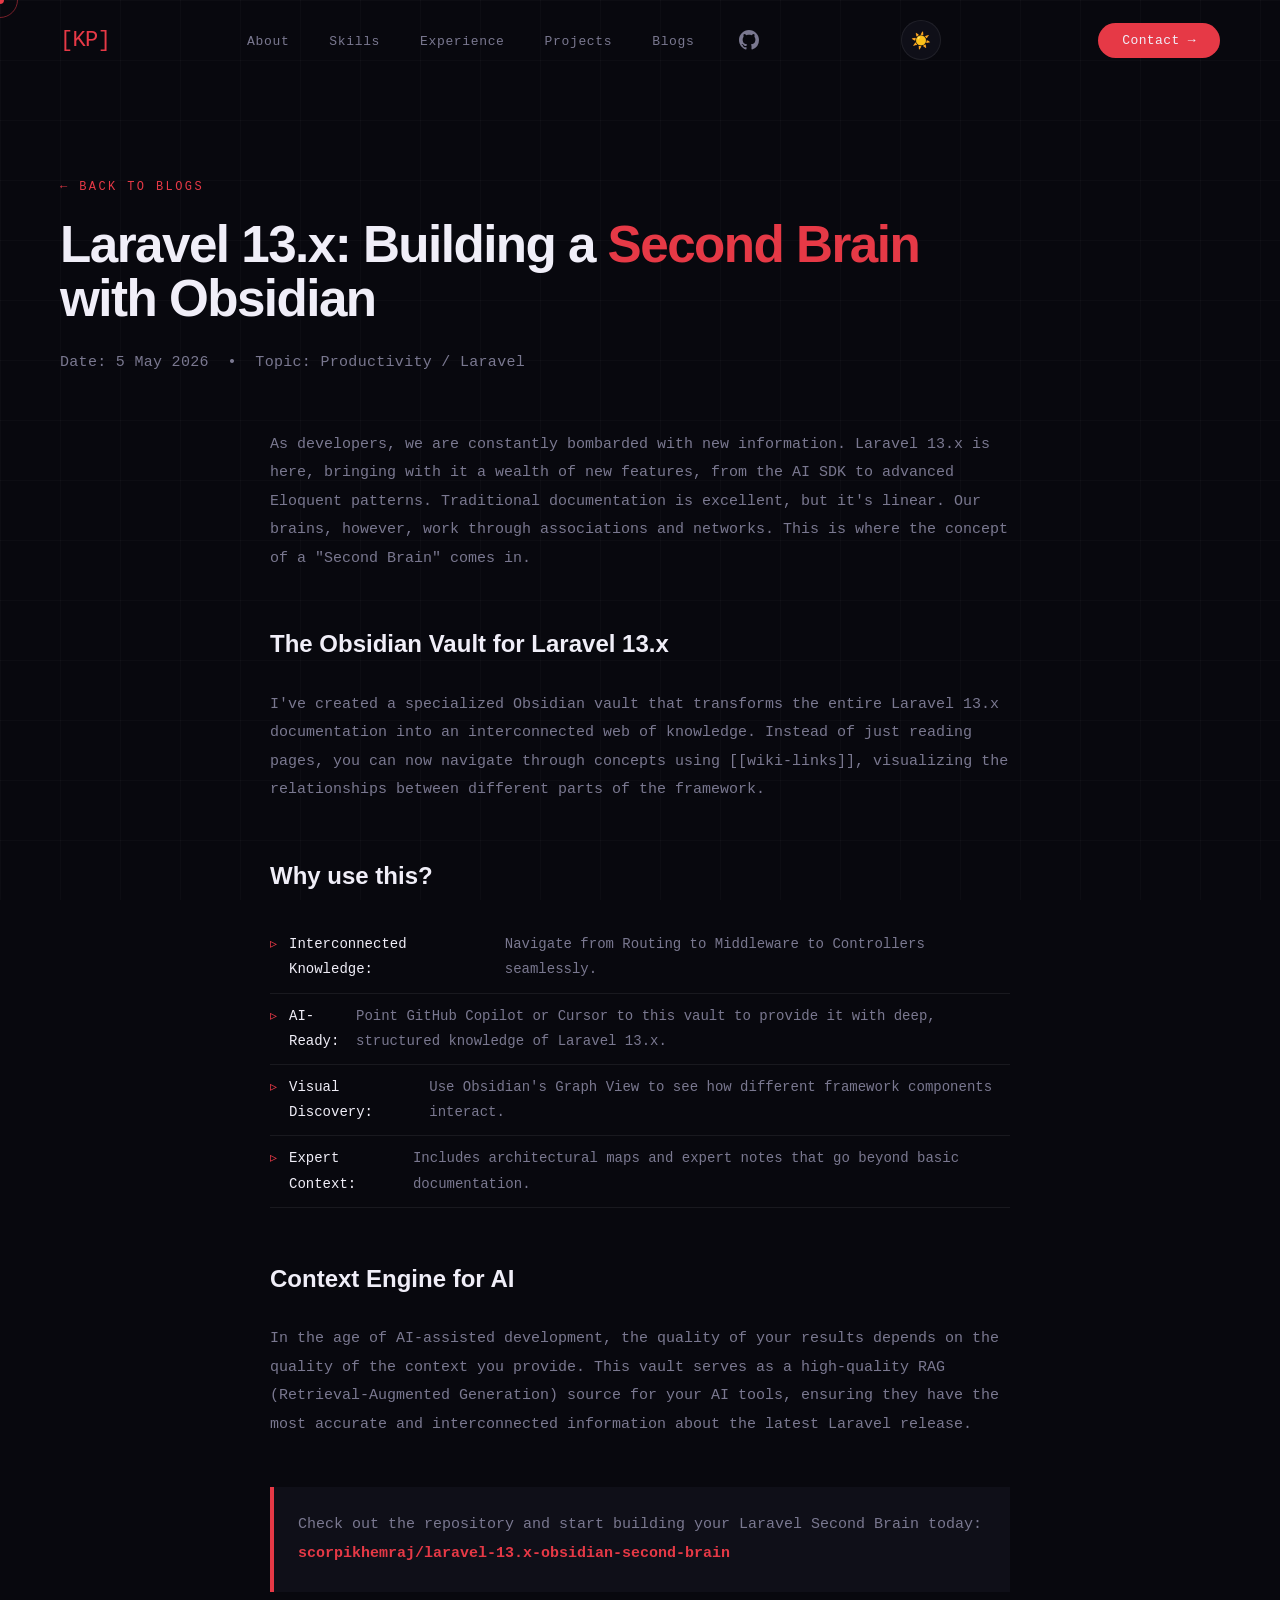
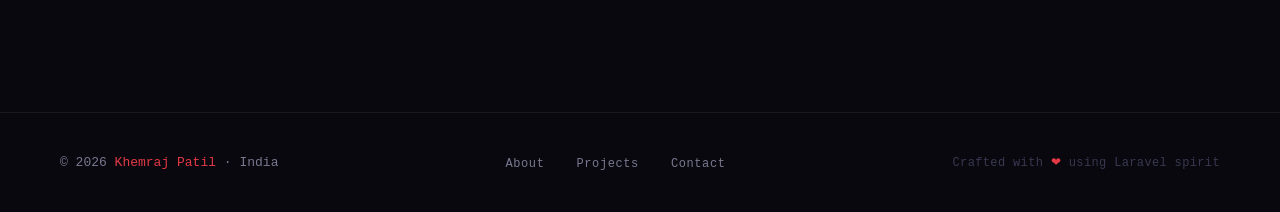
<file: blog/laravel-obsidian-brain.html>
<!DOCTYPE html>
<html lang="en">

<head>
  <meta charset="UTF-8" />
  <meta name="viewport" content="width=device-width, initial-scale=1.0" />
  <title>Laravel 13.x: Building a Second Brain with Obsidian</title>
  <link rel="icon" type="image/x-icon" href="/favicon.ico" />

  <!-- ══ SECURITY HEADERS ══ -->
  <meta http-equiv="X-Content-Type-Options" content="nosniff" />
  <meta http-equiv="X-Frame-Options" content="SAMEORIGIN" />
  <meta http-equiv="Referrer-Policy" content="strict-origin-when-cross-origin" />
  <meta http-equiv="Permissions-Policy" content="camera=(), microphone=(), geolocation=(), payment=()" />
  <meta http-equiv="Content-Security-Policy" content="default-src 'self';
           script-src  'self' 'unsafe-inline' https://cdnjs.cloudflare.com https://fonts.googleapis.com;
           style-src   'self' 'unsafe-inline' https://fonts.googleapis.com https://fonts.gstatic.com;
           font-src    https://fonts.gstatic.com;
           img-src     'self' data:;
           connect-src 'self';
           frame-ancestors 'none';" />
  <meta name="robots" content="index, follow, noarchive" />
  <meta name="description" content="Learn how to build a Second Brain for Laravel 13.x using Obsidian. Transform documentation into an interconnected knowledge web optimized for AI." />
  
  <!-- Open Graph / Facebook -->
  <meta property="og:type" content="article" />
  <meta property="og:url" content="https://khemrajhub.in/blog/laravel-obsidian-brain.html" />
  <meta property="og:title" content="Laravel 13.x: Building a Second Brain with Obsidian" />
  <meta property="og:description" content="Transforming linear documentation into an interconnected knowledge web using Obsidian for the ultimate developer experience." />
  <meta property="og:image" content="https://khemrajhub.in/assets/img/og-preview.png" />

  <!-- Twitter -->
  <meta property="twitter:card" content="summary_large_image" />
  <meta property="twitter:title" content="Laravel 13.x: Building a Second Brain with Obsidian" />
  <meta property="twitter:description" content="Transforming linear documentation into an interconnected knowledge web using Obsidian." />
  <meta property="twitter:image" content="https://khemrajhub.in/assets/img/og-preview.png" />

  <script type="application/ld+json">
  {
    "@context": "https://schema.org",
    "@type": "BlogPosting",
    "headline": "Laravel 13.x: Building a Second Brain with Obsidian",
    "image": "https://khemrajhub.in/assets/img/og-preview.png",
    "author": {
      "@type": "Person",
      "name": "Khemraj Patil"
    },
    "publisher": {
      "@type": "Person",
      "name": "Khemraj Patil"
    },
    "datePublished": "2026-05-05",
    "description": "Transforming linear documentation into an interconnected knowledge web using Obsidian."
  }
  </script>

  <link rel="preconnect" href="https://fonts.googleapis.com" />
  <link rel="preconnect" href="https://fonts.gstatic.com" crossorigin />
  <link
    href="https://fonts.googleapis.com/css2?family=Syne:wght@400;500;600;700;800&family=DM+Mono:ital,wght@0,300;0,400;0,500;1,300&display=swap"
    rel="stylesheet" />
  <link rel="stylesheet" href="../assets/css/style.css">
  <script>
    (function () {
      if (localStorage.getItem('theme') === 'light') {
        document.documentElement.classList.add('light-mode');
      }
    })();
  </script>
</head>

<body>

  <!-- Custom Cursor -->
  <div id="cursor-dot"></div>
  <div id="cursor-ring"></div>
  <div id="cursor-label">VIEW</div>

  <!-- MOBILE DRAWER -->
  <div class="nav-drawer" id="nav-drawer">
    <a href="../index.html#about" onclick="closeDrawer()">About</a>
    <a href="../index.html#skills" onclick="closeDrawer()">Skills</a>
    <a href="../index.html#experience" onclick="closeDrawer()">Experience</a>
    <a href="../index.html#projects" onclick="closeDrawer()">Projects</a>
    <a href="../blogs.html" onclick="closeDrawer()">Blogs</a>
    <a href="https://github.com/scorpikhemraj" target="_blank" rel="noopener noreferrer" style="display:flex;align-items:center;gap:8px;margin:15px 0" aria-label="GitHub">
      <svg height="24" width="24" viewBox="0 0 16 16" fill="currentColor"><path d="M8 0C3.58 0 0 3.58 0 8c0 3.54 2.29 6.53 5.47 7.59.4.07.55-.17.55-.38 0-.19-.01-.82-.01-1.49-2.01.37-2.53-.49-2.69-.94-.09-.23-.48-.94-.82-1.13-.28-.15-.68-.52-.01-.53.63-.01 1.08.58 1.23.82.72 1.21 1.87.87 2.33.66.07-.52.28-.87.51-1.07-1.78-.2-3.64-.89-3.64-3.95 0-.87.31-1.59.82-2.15-.08-.2-.36-1.02.08-2.12 0 0 .67-.21 2.2.82.64-.18 1.32-.27 2-.27.68 0 1.36.09 2 .27 1.53-1.04 2.2-.82 2.2-.82.44 1.1.16 1.92.08 2.12.51.56.82 1.27.82 2.15 0 3.07-1.87 3.75-3.65 3.95.29.25.54.73.54 1.48 0 1.07-.01 1.93-.01 2.2 0 .21.15.46.55.38A8.013 8.013 0 0016 8c0-4.42-3.58-8-8-8z"></path></svg>
      GitHub
    </a>
    <a href="../index.html#contact" class="drawer-cta" onclick="closeDrawer()">Contact →</a>
  </div>

  <!-- NAVBAR -->
  <nav id="navbar">
    <a href="../index.html#hero" class="nav-logo">[KP]</a>
    <ul class="nav-links">
      <li><a href="../index.html#about">About</a></li>
      <li><a href="../index.html#skills">Skills</a></li>
      <li><a href="../index.html#experience">Experience</a></li>
      <li><a href="../index.html#projects">Projects</a></li>
      <li><a href="../blogs.html">Blogs</a></li>
      <li>
        <a href="https://github.com/scorpikhemraj" target="_blank" rel="noopener noreferrer" style="display:flex;align-items:center;padding:5px" aria-label="GitHub">
          <svg height="20" width="20" viewBox="0 0 16 16" fill="currentColor"><path d="M8 0C3.58 0 0 3.58 0 8c0 3.54 2.29 6.53 5.47 7.59.4.07.55-.17.55-.38 0-.19-.01-.82-.01-1.49-2.01.37-2.53-.49-2.69-.94-.09-.23-.48-.94-.82-1.13-.28-.15-.68-.52-.01-.53.63-.01 1.08.58 1.23.82.72 1.21 1.87.87 2.33.66.07-.52.28-.87.51-1.07-1.78-.2-3.64-.89-3.64-3.95 0-.87.31-1.59.82-2.15-.08-.2-.36-1.02.08-2.12 0 0 .67-.21 2.2.82.64-.18 1.32-.27 2-.27.68 0 1.36.09 2 .27 1.53-1.04 2.2-.82 2.2-.82.44 1.1.16 1.92.08 2.12.51.56.82 1.27.82 2.15 0 3.07-1.87 3.75-3.65 3.95.29.25.54.73.54 1.48 0 1.07-.01 1.93-.01 2.2 0 .21.15.46.55.38A8.013 8.013 0 0016 8c0-4.42-3.58-8-8-8z"></path></svg>
        </a>
      </li>
    </ul>
    <div class="theme-toggle" onclick="toggleTheme()" aria-label="Toggle Theme">
      <span class="sun">☀️</span>
      <span class="moon">🌙</span>
    </div>
    <a href="../index.html#contact" class="nav-cta">Contact →</a>
    <button class="nav-hamburger" id="nav-hamburger" aria-label="Toggle menu" onclick="toggleDrawer()">
      <span></span><span></span><span></span>
    </button>
  </nav>

  <!-- HERO -->
  <section id="hero" style="min-height: 40vh; padding-top: 180px; align-items: start; display: block; padding-bottom: 20px;">
    <div class="hero-eyebrow"><a href="../blogs.html" style="color: var(--red); text-decoration: none; cursor: pointer;">← Back to Blogs</a></div>
    <h1 class="hero-title" style="font-size: clamp(28px, 4vw, 56px); max-width: 900px;">Laravel 13.x: Building a <span>Second Brain</span> with Obsidian</h1>
    <p class="hero-sub">Date: 5 May 2026 &nbsp;&bull;&nbsp; Topic: Productivity / Laravel</p>
  </section>

  <!-- POST CONTENT -->
  <section id="blog-content" style="padding: 40px 60px 120px; max-width: 860px; margin: 0 auto;">
    <div style="font-family: var(--font-mono); font-size: 15px; color: var(--muted); line-height: 1.9; font-weight: 300;">
      <p style="margin-bottom: 24px;">As developers, we are constantly bombarded with new information. Laravel 13.x is here, bringing with it a wealth of new features, from the AI SDK to advanced Eloquent patterns. Traditional documentation is excellent, but it's linear. Our brains, however, work through associations and networks. This is where the concept of a "Second Brain" comes in.</p>

      <h2 style="font-family: var(--font-display); color: var(--text); font-size: 24px; font-weight: 700; margin: 48px 0 24px;">The Obsidian Vault for Laravel 13.x</h2>
      <p style="margin-bottom: 24px;">I've created a specialized Obsidian vault that transforms the entire Laravel 13.x documentation into an interconnected web of knowledge. Instead of just reading pages, you can now navigate through concepts using <code>[[wiki-links]]</code>, visualizing the relationships between different parts of the framework.</p>

      <h2 style="font-family: var(--font-display); color: var(--text); font-size: 24px; font-weight: 700; margin: 48px 0 24px;">Why use this?</h2>
      <ul class="exp-bullets" style="margin-bottom: 32px; padding-left: 0;">
        <li><strong>Interconnected Knowledge:</strong> Navigate from Routing to Middleware to Controllers seamlessly.</li>
        <li><strong>AI-Ready:</strong> Point GitHub Copilot or Cursor to this vault to provide it with deep, structured knowledge of Laravel 13.x.</li>
        <li><strong>Visual Discovery:</strong> Use Obsidian's Graph View to see how different framework components interact.</li>
        <li><strong>Expert Context:</strong> Includes architectural maps and expert notes that go beyond basic documentation.</li>
      </ul>

      <h2 style="font-family: var(--font-display); color: var(--text); font-size: 24px; font-weight: 700; margin: 48px 0 24px;">Context Engine for AI</h2>
      <p style="margin-bottom: 24px;">In the age of AI-assisted development, the quality of your results depends on the quality of the context you provide. This vault serves as a high-quality RAG (Retrieval-Augmented Generation) source for your AI tools, ensuring they have the most accurate and interconnected information about the latest Laravel release.</p>

      <div style="margin-top: 48px; padding: 24px; background: var(--bg2); border-left: 4px solid var(--red);">
        <p style="margin-bottom: 0;">Check out the repository and start building your Laravel Second Brain today: <br>
        <a href="https://github.com/scorpikhemraj/laravel-13.x-obsidian-second-brain" target="_blank" style="color: var(--red); text-decoration: none; font-weight: 600;">scorpikhemraj/laravel-13.x-obsidian-second-brain</a></p>
      </div>
    </div>
  </section>

  <footer>
    <div class="footer-left">© 2026 <span>Khemraj Patil</span> · India</div>
    <ul class="footer-links">
      <li><a href="../index.html#about">About</a></li>
      <li><a href="../index.html#projects">Projects</a></li>
      <li><a href="../index.html#contact">Contact</a></li>
    </ul>
    <div class="footer-craft">Crafted with <span>❤</span> using Laravel spirit</div>
  </footer>

  <script src="../assets/js/main.js" defer></script>

</body>

</html>
</file>
<file: assets/css/style.css>
:root {
      --red: #E63946;
      --red-glow: rgba(230, 57, 70, 0.25);
      --red-deep: #b02430;
      --bg: #08080E;
      --bg2: #0F0F18;
      --bg3: #13131F;
      --surface: #1A1A28;
      --border: rgba(255, 255, 255, 0.07);
      --border-red: rgba(230, 57, 70, 0.3);
      --text: #F0EEF8;
      --muted: #7A7890;
      --subtle: #3A3850;
      --font-display: 'Syne', sans-serif;
      --font-mono: 'DM Mono', monospace;
      --teal: #2EC4B6;
      --teal-glow: rgba(46, 196, 182, 0.25);
    }

    .light-mode {
      --bg: #FFFFFF;
      --bg2: #F8F8FB;
      --bg3: #F0F0F8;
      --surface: #FFFFFF;
      --border: rgba(0, 0, 0, 0.08);
      --text: #08080E;
      --muted: #5A5870;
      --subtle: #9A98B0;
      --teal: #1B7A72;
      --teal-glow: rgba(27, 122, 114, 0.2);
    }

    .light-mode nav.scrolled {
      background: rgba(255, 255, 255, 0.85);
      border-color: rgba(0, 0, 0, 0.05);
    }

    .light-mode body::before {
      background-image:
        linear-gradient(rgba(0, 0, 0, 0.03) 1px, transparent 1px),
        linear-gradient(90deg, rgba(0, 0, 0, 0.03) 1px, transparent 1px);
    }

    .light-mode .theme-toggle {
      border-color: rgba(0, 0, 0, 0.15);
      box-shadow: 0 2px 8px rgba(0, 0, 0, 0.04);
    }

    .light-mode .nav-links a:hover {
      color: var(--text);
    }

    /* ── THEME TOGGLE ── */
    .theme-toggle {
      width: 40px;
      height: 40px;
      background: var(--bg2);
      border: 1px solid var(--border);
      border-radius: 50%;
      display: flex;
      align-items: center;
      justify-content: center;
      cursor: pointer;
      margin-right: 20px;
      transition: all 0.3s cubic-bezier(0.4, 0, 0.2, 1);
      font-size: 16px;
      position: relative;
      overflow: hidden;
    }

    .theme-toggle:hover {
      border-color: var(--border-red);
      transform: rotate(15deg) scale(1.1);
    }

    .theme-toggle .sun,
    .theme-toggle .moon {
      position: absolute;
      top: 50%;
      left: 50%;
      transform: translate(-50%, -50%);
      transition: all 0.5s cubic-bezier(0.4, 0, 0.2, 1);
      display: flex;
      align-items: center;
      justify-content: center;
    }

    .light-mode .theme-toggle .sun {
      transform: translate(-50%, 30px);
      opacity: 0;
    }

    .light-mode .theme-toggle .moon {
      transform: translate(-50%, -50%);
      opacity: 1;
    }

    :not(.light-mode) .theme-toggle .moon {
      transform: translate(-50%, -30px);
      opacity: 0;
    }

    :not(.light-mode) .theme-toggle .sun {
      transform: translate(-50%, -50%);
      opacity: 1;
    }

    *,
    *::before,
    *::after {
      box-sizing: border-box;
      margin: 0;
      padding: 0;
    }

    html {
      scroll-behavior: smooth;
    }

    body {
      background: var(--bg);
      color: var(--text);
      font-family: var(--font-display);
      cursor: none;
      overflow-x: hidden;
    }

    /* ── CUSTOM CURSOR ── */
    #cursor-dot {
      position: fixed;
      top: 0;
      left: 0;
      z-index: 9999;
      pointer-events: none;
      width: 8px;
      height: 8px;
      background: var(--red);
      border-radius: 50%;
      transform: translate(-50%, -50%);
      transition: transform 0.1s, width 0.2s, height 0.2s;
    }

    #cursor-ring {
      position: fixed;
      top: 0;
      left: 0;
      z-index: 9998;
      pointer-events: none;
      width: 36px;
      height: 36px;
      border: 1.5px solid rgba(230, 57, 70, 0.5);
      border-radius: 50%;
      transform: translate(-50%, -50%);
      transition: width 0.25s, height 0.25s, border-color 0.25s;
    }

    #cursor-label {
      position: fixed;
      top: 0;
      left: 0;
      z-index: 9997;
      pointer-events: none;
      font-family: var(--font-mono);
      font-size: 10px;
      letter-spacing: 0.1em;
      color: var(--red);
      transform: translate(20px, -50%);
      opacity: 0;
      transition: opacity 0.2s;
      white-space: nowrap;
    }

    body.project-hover #cursor-label {
      opacity: 1;
    }

    body.project-hover #cursor-dot {
      width: 0;
      height: 0;
    }

    body.project-hover #cursor-ring {
      width: 70px;
      height: 70px;
      border-color: var(--red);
    }

    /* ── GRID TEXTURE ── */
    body::before {
      content: '';
      position: fixed;
      inset: 0;
      background-image:
        linear-gradient(rgba(255, 255, 255, 0.025) 1px, transparent 1px),
        linear-gradient(90deg, rgba(255, 255, 255, 0.025) 1px, transparent 1px);
      background-size: 60px 60px;
      pointer-events: none;
      z-index: 0;
    }

    /* ── NAVBAR ── */
    nav {
      position: fixed;
      top: 0;
      left: 0;
      right: 0;
      z-index: 100;
      display: flex;
      align-items: center;
      justify-content: space-between;
      padding: 20px 60px;
      transition: background 0.3s, backdrop-filter 0.3s, border-color 0.3s;
      border-bottom: 1px solid transparent;
    }

    nav.scrolled {
      background: rgba(8, 8, 14, 0.82);
      backdrop-filter: blur(20px);
      border-color: var(--border);
    }

    .nav-logo {
      font-family: var(--font-mono);
      font-size: 22px;
      font-weight: 500;
      color: var(--red);
      text-decoration: none;
      letter-spacing: -0.03em;
    }

    .nav-links {
      display: flex;
      align-items: center;
      gap: 40px;
      list-style: none;
    }

    .nav-links a {
      font-family: var(--font-mono);
      font-size: 13px;
      color: var(--muted);
      text-decoration: none;
      letter-spacing: 0.05em;
      transition: color 0.2s;
    }

    .nav-links a:hover {
      color: var(--text);
    }

    .nav-cta {
      font-family: var(--font-mono);
      font-size: 13px;
      color: var(--text);
      background: var(--red);
      border: none;
      padding: 10px 24px;
      border-radius: 999px;
      text-decoration: none;
      letter-spacing: 0.03em;
      cursor: none;
      transition: background 0.2s, box-shadow 0.2s;
    }

    .nav-cta:hover {
      background: var(--red-deep);
      box-shadow: 0 0 24px var(--red-glow);
    }

    .btn-teal {
      background: var(--teal);
      color: #08080E;
      font-weight: 600;
    }

    .btn-teal:hover {
      background: #39D6C7;
      box-shadow: 0 0 24px var(--teal-glow);
    }

    /* ── AVAILABILITY BADGE ── */
    .availability-badge {
      display: inline-flex;
      align-items: center;
      gap: 8px;
      background: rgba(46, 196, 182, 0.1);
      border: 1px solid rgba(46, 196, 182, 0.2);
      color: var(--teal);
      padding: 6px 14px;
      border-radius: 999px;
      font-size: 11px;
      font-family: var(--font-mono);
      letter-spacing: 0.05em;
      margin-bottom: 20px;
    }

    .availability-dot {
      width: 8px;
      height: 8px;
      background: var(--teal);
      border-radius: 50%;
      box-shadow: 0 0 8px var(--teal);
      animation: pulse 2s infinite;
    }

    @keyframes pulse {
      0% { opacity: 1; transform: scale(1); }
      50% { opacity: 0.5; transform: scale(1.2); }
      100% { opacity: 1; transform: scale(1); }
    }

    /* ── TESTIMONIALS ── */
    .testimonials-grid {
      display: grid;
      grid-template-columns: repeat(auto-fit, minmax(300px, 1fr));
      gap: 30px;
      margin-top: 50px;
    }

    .testimonial-card {
      background: var(--bg2);
      border: 1px solid var(--border);
      padding: 40px;
      border-radius: 20px;
      position: relative;
    }

    .testimonial-quote {
      font-size: 18px;
      line-height: 1.6;
      font-style: italic;
      margin-bottom: 24px;
      color: var(--text);
    }

    .testimonial-author {
      display: flex;
      align-items: center;
      gap: 15px;
    }

    .author-info .name {
      font-weight: 600;
      color: var(--text);
    }

    .author-info .role {
      font-size: 12px;
      color: var(--muted);
      margin-top: 4px;
    }

    /* ── BLOG PREVIEW ── */
    .blog-preview-grid {
      display: grid;
      grid-template-columns: repeat(auto-fit, minmax(300px, 1fr));
      gap: 30px;
      margin-top: 50px;
    }

    .blog-item {
      text-decoration: none;
      display: block;
      background: var(--bg2);
      border: 1px solid var(--border);
      padding: 30px;
      border-radius: 20px;
      transition: all 0.3s ease;
    }

    .blog-item:hover {
      border-color: var(--teal);
      transform: translateY(-5px);
    }

    .blog-tag {
      font-family: var(--font-mono);
      font-size: 10px;
      color: var(--teal);
      text-transform: uppercase;
      letter-spacing: 0.1em;
      margin-bottom: 12px;
      display: block;
    }

    .blog-title {
      font-size: 20px;
      font-weight: 700;
      margin-bottom: 15px;
      color: var(--text);
      line-height: 1.3;
    }

    .blog-snippet {
      font-size: 14px;
      color: var(--muted);
      line-height: 1.6;
    }

    /* ── HAMBURGER ── */
    .nav-hamburger {
      display: none;
      flex-direction: column;
      gap: 5px;
      background: none;
      border: none;
      padding: 6px;
      cursor: pointer;
      z-index: 200;
    }

    .nav-hamburger span {
      display: block;
      width: 24px;
      height: 2px;
      background: var(--text);
      border-radius: 2px;
      transition: transform 0.3s, opacity 0.3s;
    }

    .nav-hamburger.open span:nth-child(1) {
      transform: translateY(7px) rotate(45deg);
    }

    .nav-hamburger.open span:nth-child(2) {
      opacity: 0;
    }

    .nav-hamburger.open span:nth-child(3) {
      transform: translateY(-7px) rotate(-45deg);
    }

    /* ── MOBILE DRAWER ── */
    .nav-drawer {
      display: none;
      position: fixed;
      inset: 0;
      background: rgba(8, 8, 14, 0.97);
      backdrop-filter: blur(16px);
      z-index: 150;
      flex-direction: column;
      align-items: center;
      justify-content: center;
      gap: 8px;
      opacity: 0;
      pointer-events: none;
      transition: opacity 0.3s;
    }

    .nav-drawer.open {
      opacity: 1;
      pointer-events: all;
    }

    .nav-drawer a {
      font-family: var(--font-mono);
      font-size: 28px;
      color: var(--muted);
      text-decoration: none;
      padding: 14px 40px;
      border-radius: 10px;
      transition: color 0.2s, background 0.2s;
      letter-spacing: 0.04em;
      cursor: pointer;
    }

    .nav-drawer a:hover {
      color: var(--red);
      background: rgba(230, 57, 70, 0.06);
    }

    .nav-drawer .drawer-cta {
      font-family: var(--font-mono);
      font-size: 16px;
      color: var(--text);
      background: var(--red);
      padding: 14px 40px;
      border-radius: 999px;
      margin-top: 24px;
      font-size: 16px;
      transition: background 0.2s;
      cursor: pointer;
    }

    .nav-drawer .drawer-cta:hover {
      background: var(--red-deep);
    }

    /* ── SECTIONS ── */
    section {
      position: relative;
      z-index: 1;
    }

    /* ── HERO ── */
    #hero {
      min-height: 100vh;
      display: grid;
      grid-template-columns: 1fr 1fr;
      align-items: center;
      padding: 140px 60px 80px;
      position: relative;
      overflow: hidden;
      gap: 40px;
    }
    
    .hero-mesh {
      position: absolute;
      inset: 0;
      width: 100%;
      height: 100%;
      z-index: 0;
      pointer-events: none;
      opacity: 0.4;
    }

    .hero-left {
      display: flex;
      flex-direction: column;
      justify-content: center;
      z-index: 2;
    }

    .hero-canvas-wrap {
      position: relative;
      width: 100%;
      height: 100%;
      min-height: 540px;
      display: flex;
      align-items: center;
      justify-content: center;
    }

    #hero-3d {
      width: 100%;
      height: 100%;
      position: absolute;
      inset: 0;
      display: block;
    }

    .canvas-label {
      position: absolute;
      font-family: var(--font-mono);
      font-size: 11px;
      color: var(--muted);
      letter-spacing: 0.08em;
      pointer-events: none;
      white-space: nowrap;
      opacity: 0;
      animation: floatIn 1s ease forwards;
    }

    .canvas-label.tl {
      top: 18%;
      left: 4%;
      animation-delay: 1.6s;
    }

    .canvas-label.tr {
      top: 12%;
      right: 6%;
      animation-delay: 2.0s;
    }

    .canvas-label.bl {
      bottom: 20%;
      left: 2%;
      animation-delay: 2.3s;
    }

    .canvas-label.br {
      bottom: 14%;
      right: 4%;
      animation-delay: 1.9s;
    }

    .canvas-label.ml {
      top: 50%;
      left: 0%;
      animation-delay: 2.5s;
    }

    @keyframes floatIn {
      from {
        opacity: 0;
        transform: translateY(8px)
      }

      to {
        opacity: 1;
        transform: translateY(0)
      }
    }

    .pulse-ring {
      position: absolute;
      border-radius: 50%;
      border: 1px solid rgba(230, 57, 70, 0.12);
      pointer-events: none;
      animation: pulseRing 3s ease-in-out infinite;
    }

    .pulse-ring:nth-child(1) {
      width: 340px;
      height: 340px;
      animation-delay: 0s;
    }

    .pulse-ring:nth-child(2) {
      width: 460px;
      height: 460px;
      animation-delay: 1s;
    }

    .pulse-ring:nth-child(3) {
      width: 580px;
      height: 580px;
      animation-delay: 2s;
    }

    @keyframes pulseRing {

      0%,
      100% {
        opacity: .4;
        transform: scale(1)
      }

      50% {
        opacity: .1;
        transform: scale(1.04)
      }
    }

    .hero-eyebrow {
      font-family: var(--font-mono);
      font-size: 12px;
      letter-spacing: 0.2em;
      color: var(--red);
      text-transform: uppercase;
      margin-bottom: 24px;
      opacity: 0;
      animation: fadeUp 0.6s ease forwards 0.2s;
    }

    .hero-title {
      font-size: clamp(42px, 7vw, 90px);
      font-weight: 800;
      line-height: 1.05;
      letter-spacing: -0.03em;
      max-width: 800px;
      opacity: 0;
      animation: fadeUp 0.6s ease forwards 0.4s;
    }

    .hero-title span {
      color: var(--red);
    }

    .cursor-blink {
      display: inline-block;
      width: 4px;
      height: 0.85em;
      background: var(--red);
      vertical-align: middle;
      margin-left: 6px;
      animation: blink 1s step-end infinite;
    }

    @keyframes blink {

      0%,
      100% {
        opacity: 1
      }

      50% {
        opacity: 0
      }
    }

    .hero-sub {
      font-family: var(--font-mono);
      font-size: 15px;
      color: var(--muted);
      margin-top: 28px;
      letter-spacing: 0.02em;
      opacity: 0;
      animation: fadeUp 0.6s ease forwards 0.6s;
    }

    .hero-sub span {
      color: var(--text);
      border-bottom: 1px solid var(--subtle);
    }

    /* Terminal */
    .terminal {
      margin-top: 48px;
      background: var(--bg2);
      border: 1px solid var(--border);
      border-radius: 12px;
      max-width: 560px;
      overflow: hidden;
      opacity: 0;
      animation: fadeUp 0.6s ease forwards 0.8s;
    }

    .terminal-bar {
      display: flex;
      align-items: center;
      gap: 8px;
      padding: 12px 16px;
      background: var(--bg3);
      border-bottom: 1px solid var(--border);
    }

    .dot {
      width: 11px;
      height: 11px;
      border-radius: 50%;
    }

    .dot-r {
      background: #FF5F57;
    }

    .dot-y {
      background: #FEBC2E;
    }

    .dot-g {
      background: #28C840;
    }

    .terminal-title {
      font-family: var(--font-mono);
      font-size: 11px;
      color: var(--muted);
      margin: 0 auto;
      letter-spacing: 0.05em;
    }

    .terminal-body {
      padding: 20px 24px;
      font-family: var(--font-mono);
      font-size: 13px;
      line-height: 2;
    }

    .t-prompt {
      color: var(--red);
    }

    .t-cmd {
      color: #A8D8EA;
    }

    .t-ok {
      color: #4ADE80;
    }

    .t-info {
      color: var(--muted);
    }

    .t-line {
      display: flex;
      align-items: center;
      gap: 8px;
    }

    .t-line.hidden {
      opacity: 0;
      animation: fadeIn 0.3s forwards;
    }

    @keyframes fadeIn {
      to {
        opacity: 1;
      }
    }

    /* Badges */
    .hero-badges {
      display: flex;
      flex-wrap: wrap;
      gap: 10px;
      margin-top: 40px;
      opacity: 0;
      animation: fadeUp 0.6s ease forwards 1s;
    }

    .badge {
      font-family: var(--font-mono);
      font-size: 12px;
      color: var(--muted);
      border: 1px solid var(--border);
      padding: 6px 16px;
      border-radius: 999px;
      letter-spacing: 0.04em;
      transition: color 0.2s, border-color 0.2s;
    }

    .badge:hover {
      color: var(--red);
      border-color: var(--border-red);
    }

    .hero-ctas {
      display: flex;
      gap: 16px;
      margin-top: 40px;
      opacity: 0;
      animation: fadeUp 0.6s ease forwards 1.1s;
    }

    .btn-primary {
      font-family: var(--font-mono);
      font-size: 13px;
      color: var(--text);
      background: var(--red);
      border: none;
      padding: 14px 32px;
      border-radius: 999px;
      text-decoration: none;
      letter-spacing: 0.03em;
      cursor: none;
      transition: background 0.2s, box-shadow 0.2s;
    }

    .btn-primary:hover {
      background: var(--red-deep);
      box-shadow: 0 0 30px var(--red-glow);
    }

    .btn-outline {
      font-family: var(--font-mono);
      font-size: 13px;
      color: var(--text);
      background: transparent;
      border: 1px solid var(--border);
      padding: 14px 32px;
      border-radius: 999px;
      text-decoration: none;
      letter-spacing: 0.03em;
      cursor: none;
      transition: border-color 0.2s, color 0.2s;
    }

    .btn-outline:hover {
      border-color: var(--border-red);
      color: var(--red);
    }

    .scroll-hint {
      position: absolute;
      bottom: 40px;
      left: 60px;
      font-family: var(--font-mono);
      font-size: 11px;
      color: var(--muted);
      letter-spacing: 0.15em;
      text-transform: uppercase;
      display: flex;
      align-items: center;
      gap: 10px;
    }

    .scroll-line {
      width: 40px;
      height: 1px;
      background: var(--muted);
    }

    @keyframes fadeUp {
      from {
        opacity: 0;
        transform: translateY(24px)
      }

      to {
        opacity: 1;
        transform: translateY(0)
      }
    }

    /* ── ABOUT ── */
    #about {
      padding: 120px 60px;
      display: grid;
      grid-template-columns: 1fr 1fr;
      gap: 80px;
      align-items: center;
    }

    .about-avatar-wrap {
      position: relative;
      display: flex;
      justify-content: center;
    }

    .about-avatar {
      width: 340px;
      height: 420px;
      border-radius: 20px;
      background: var(--surface);
      border: 1px solid var(--border-red);
      display: flex;
      align-items: center;
      justify-content: center;
      position: relative;
      overflow: hidden;
    }

    .about-avatar::before {
      content: '';
      position: absolute;
      inset: 0;
      background: radial-gradient(circle at 50% 30%, rgba(230, 57, 70, 0.15) 0%, transparent 70%);
    }

    .avatar-initials {
      font-size: 80px;
      font-weight: 800;
      color: var(--red);
      opacity: 0.35;
      letter-spacing: -0.05em;
    }

    .about-accent {
      position: absolute;
      width: 120px;
      height: 120px;
      border: 2px solid var(--border-red);
      border-radius: 16px;
      bottom: -20px;
      right: -20px;
    }

    .section-tag {
      font-family: var(--font-mono);
      font-size: 11px;
      letter-spacing: 0.2em;
      color: var(--red);
      text-transform: uppercase;
      margin-bottom: 20px;
    }

    .section-title {
      font-size: clamp(32px, 4vw, 52px);
      font-weight: 800;
      line-height: 1.1;
      letter-spacing: -0.02em;
      margin-bottom: 24px;
    }

    .about-bio {
      font-size: 16px;
      color: var(--muted);
      line-height: 1.9;
      margin-bottom: 20px;
      font-family: var(--font-mono);
      font-weight: 300;
    }

    .about-bio strong {
      color: var(--text);
      font-weight: 500;
    }

    .stats-row {
      display: flex;
      gap: 40px;
      margin-top: 40px;
      padding-top: 40px;
      border-top: 1px solid var(--border);
    }

    .stat-number {
      font-size: 40px;
      font-weight: 800;
      color: var(--red);
      line-height: 1;
      letter-spacing: -0.03em;
    }

    .stat-label {
      font-family: var(--font-mono);
      font-size: 12px;
      color: var(--muted);
      margin-top: 6px;
      letter-spacing: 0.05em;
    }

    .attended-badge {
      display: inline-flex;
      align-items: center;
      gap: 8px;
      background: rgba(230, 57, 70, 0.08);
      border: 1px solid var(--border-red);
      padding: 8px 16px;
      border-radius: 999px;
      font-family: var(--font-mono);
      font-size: 12px;
      color: var(--red);
      margin-top: 24px;
    }

    /* ── SKILLS ── */
    #skills {
      padding: 120px 60px;
      background: var(--bg2);
    }

    .skills-header {
      text-align: center;
      margin-bottom: 64px;
    }

    .skills-grid {
      display: grid;
      grid-template-columns: repeat(3, 1fr);
      gap: 20px;
    }

    .skill-card {
      background: var(--bg3);
      border: 1px solid var(--border);
      border-radius: 16px;
      padding: 28px;
      transition: border-color 0.3s, transform 0.3s;
    }

    .skill-card:hover {
      border-color: var(--border-red);
      transform: translateY(-4px);
    }

    .skill-card-title {
      font-family: var(--font-mono);
      font-size: 11px;
      letter-spacing: 0.2em;
      color: var(--red);
      text-transform: uppercase;
      margin-bottom: 20px;
    }

    .skill-chips {
      display: flex;
      flex-wrap: wrap;
      gap: 8px;
    }

    .chip {
      font-family: var(--font-mono);
      font-size: 12px;
      color: var(--text);
      background: var(--surface);
      border: 1px solid var(--border);
      padding: 5px 14px;
      border-radius: 6px;
      letter-spacing: 0.02em;
    }

    .skill-card.wide {
      grid-column: span 2;
    }

    /* ── EXPERIENCE ── */
    #experience {
      padding: 120px 60px;
    }

    .exp-grid {
      display: grid;
      grid-template-columns: 280px 1fr;
      gap: 80px;
      margin-top: 64px;
    }

    .exp-timeline {
      position: relative;
    }

    .exp-timeline::before {
      content: '';
      position: absolute;
      left: 0;
      top: 8px;
      bottom: 0;
      width: 1px;
      background: var(--border);
    }

    .exp-item {
      position: relative;
      padding-left: 32px;
      margin-bottom: 56px;
      cursor: pointer;
    }

    .exp-item::before {
      content: '';
      position: absolute;
      left: -5px;
      top: 8px;
      width: 10px;
      height: 10px;
      border-radius: 50%;
      background: var(--bg);
      border: 2px solid var(--border);
      transition: border-color 0.3s;
    }

    .exp-item.active::before {
      border-color: var(--red);
      background: var(--red);
    }

    .exp-date {
      font-family: var(--font-mono);
      font-size: 12px;
      color: var(--muted);
      margin-bottom: 6px;
      letter-spacing: 0.04em;
    }

    .exp-role {
      font-size: 16px;
      font-weight: 700;
      margin-bottom: 4px;
      transition: color 0.2s;
    }

    .exp-role:hover {
      color: var(--red);
    }

    .exp-company {
      font-family: var(--font-mono);
      font-size: 13px;
      color: var(--muted);
    }

    .exp-detail {
      background: var(--bg2);
      border: 1px solid var(--border);
      border-radius: 20px;
      padding: 48px;
    }

    .exp-detail-title {
      font-size: 28px;
      font-weight: 800;
      margin-bottom: 8px;
      letter-spacing: -0.02em;
    }

    .exp-detail-company {
      font-family: var(--font-mono);
      font-size: 14px;
      color: var(--red);
      margin-bottom: 8px;
    }

    .exp-detail-period {
      font-family: var(--font-mono);
      font-size: 12px;
      color: var(--muted);
      margin-bottom: 36px;
      letter-spacing: 0.04em;
    }

    .exp-bullets {
      list-style: none;
    }

    .exp-bullets li {
      font-family: var(--font-mono);
      font-size: 14px;
      color: var(--muted);
      line-height: 1.8;
      padding: 10px 0;
      border-bottom: 1px solid var(--border);
      display: flex;
      gap: 12px;
      font-weight: 300;
    }

    .exp-bullets li::before {
      content: '▹';
      color: var(--red);
      flex-shrink: 0;
    }

    .exp-bullets strong {
      color: var(--text);
      font-weight: 400;
    }

    /* ── PROJECTS ── */
    #projects {
      padding: 120px 60px;
      background: var(--bg2);
    }

    .projects-header {
      margin-bottom: 64px;
    }

    .bento-grid {
      display: grid;
      grid-template-columns: repeat(12, 1fr);
      gap: 16px;
    }

    .proj-card {
      background: var(--bg3);
      border: 1px solid var(--border);
      border-radius: 20px;
      padding: 36px;
      transition: border-color 0.3s, transform 0.3s, box-shadow 0.3s;
      position: relative;
      overflow: hidden;
      cursor: none;
    }

    .proj-card::before {
      content: '';
      position: absolute;
      inset: 0;
      background: linear-gradient(135deg, rgba(230, 57, 70, 0) 0%, rgba(230, 57, 70, 0.06) 100%);
      opacity: 0;
      transition: opacity 0.3s;
    }

    .proj-card:hover {
      border-color: var(--border-red);
      transform: translateY(-6px);
      box-shadow: 0 20px 60px rgba(0, 0, 0, 0.5);
    }

    .proj-card:hover::before {
      opacity: 1;
    }

    .proj-card.featured {
      grid-column: span 7;
    }

    .proj-card.normal {
      grid-column: span 5;
    }

    .proj-card.half {
      grid-column: span 6;
    }

    .proj-number {
      font-family: var(--font-mono);
      font-size: 11px;
      color: var(--subtle);
      letter-spacing: 0.1em;
      margin-bottom: 20px;
    }

    .proj-title {
      font-size: 20px;
      font-weight: 700;
      margin-bottom: 12px;
      line-height: 1.3;
    }

    .proj-card.featured .proj-title {
      font-size: 26px;
    }

    .proj-desc {
      font-family: var(--font-mono);
      font-size: 13px;
      color: var(--muted);
      line-height: 1.8;
      font-weight: 300;
      margin-bottom: 24px;
    }

    .proj-tags {
      display: flex;
      flex-wrap: wrap;
      gap: 8px;
      margin-top: auto;
    }

    .proj-tag {
      font-family: var(--font-mono);
      font-size: 11px;
      color: var(--red);
      background: rgba(230, 57, 70, 0.08);
      border: 1px solid var(--border-red);
      padding: 4px 12px;
      border-radius: 4px;
      letter-spacing: 0.04em;
    }

    /* Fix #4: dead-link / coming-soon styling */
    .proj-link-soon {
      font-family: var(--font-mono);
      font-size: 13px;
      color: var(--subtle);
      margin-top: 20px;
      display: inline-flex;
      align-items: center;
      gap: 6px;
      letter-spacing: 0.03em;
      cursor: default;
      text-decoration: none;
      position: relative;
    }

    .proj-link-soon .soon-pill {
      font-size: 10px;
      background: rgba(255, 255, 255, 0.05);
      border: 1px solid var(--border);
      padding: 2px 8px;
      border-radius: 999px;
      color: var(--muted);
      letter-spacing: 0.08em;
    }

    .proj-link-live {
      font-family: var(--font-mono);
      font-size: 13px;
      color: var(--red);
      text-decoration: none;
      margin-top: 20px;
      display: inline-flex;
      align-items: center;
      gap: 6px;
      letter-spacing: 0.03em;
      transition: gap 0.2s;
    }

    .proj-link-live:hover {
      gap: 10px;
    }

    /* ── SERVICES ── */
    #services {
      padding: 120px 60px;
    }

    .services-grid {
      display: grid;
      grid-template-columns: repeat(4, 1fr);
      gap: 20px;
      margin-top: 64px;
    }

    .service-card {
      background: var(--bg2);
      border: 1px solid var(--border);
      border-radius: 20px;
      padding: 36px 28px;
      transition: border-color 0.3s, transform 0.3s;
    }

    .service-card:hover {
      border-color: var(--border-red);
      transform: translateY(-4px);
    }

    .service-icon {
      width: 48px;
      height: 48px;
      background: rgba(230, 57, 70, 0.1);
      border: 1px solid var(--border-red);
      border-radius: 12px;
      display: flex;
      align-items: center;
      justify-content: center;
      font-size: 22px;
      margin-bottom: 24px;
    }

    .service-title {
      font-size: 16px;
      font-weight: 700;
      margin-bottom: 12px;
    }

    .service-desc {
      font-family: var(--font-mono);
      font-size: 13px;
      color: var(--muted);
      line-height: 1.8;
      font-weight: 300;
    }

    /* ── EDUCATION ── */
    #education {
      padding: 80px 60px;
      background: var(--bg2);
    }

    .edu-cards {
      display: grid;
      grid-template-columns: 1fr 1fr;
      gap: 20px;
      margin-top: 48px;
    }

    .edu-card {
      background: var(--bg3);
      border: 1px solid var(--border);
      border-radius: 16px;
      padding: 32px;
      transition: border-color 0.3s;
    }

    .edu-card:hover {
      border-color: var(--border-red);
    }

    .edu-degree {
      font-size: 18px;
      font-weight: 700;
      margin-bottom: 6px;
    }

    .edu-school {
      font-family: var(--font-mono);
      font-size: 13px;
      color: var(--red);
      margin-bottom: 8px;
    }

    .edu-year {
      font-family: var(--font-mono);
      font-size: 12px;
      color: var(--muted);
      letter-spacing: 0.05em;
    }

    /* ── CONTACT ── */
    #contact {
      padding: 120px 60px;
      display: grid;
      grid-template-columns: 1fr 1fr;
      gap: 80px;
      align-items: start;
    }

    .contact-heading {
      font-size: clamp(36px, 5vw, 66px);
      font-weight: 800;
      line-height: 1.05;
      letter-spacing: -0.03em;
      margin-bottom: 32px;
    }

    .contact-heading span {
      display: block;
      background: linear-gradient(90deg, var(--red), #ff8c94);
      -webkit-background-clip: text;
      -webkit-text-fill-color: transparent;
      background-clip: text;
      animation: shimmer 3s linear infinite;
      background-size: 200%;
    }

    @keyframes shimmer {
      0% {
        background-position: 0%
      }

      100% {
        background-position: 200%
      }
    }

    .contact-info {
      display: flex;
      flex-direction: column;
      gap: 16px;
    }

    .contact-link {
      display: flex;
      align-items: center;
      gap: 16px;
      font-family: var(--font-mono);
      font-size: 14px;
      color: var(--muted);
      text-decoration: none;
      padding: 16px 20px;
      border: 1px solid var(--border);
      border-radius: 12px;
      transition: border-color 0.2s, color 0.2s;
      letter-spacing: 0.02em;
    }

    .contact-link:hover {
      border-color: var(--border-red);
      color: var(--text);
    }

    .contact-link-icon {
      width: 36px;
      height: 36px;
      background: rgba(230, 57, 70, 0.08);
      border-radius: 8px;
      display: flex;
      align-items: center;
      justify-content: center;
      font-size: 16px;
      flex-shrink: 0;
    }

    /* Fix #5: professional domain email display */
    .contact-email-display {
      font-family: var(--font-mono);
      font-size: 13px;
    }

    /* Fix #3: contact form security styles */
    .contact-form {
      display: flex;
      flex-direction: column;
      gap: 16px;
    }

    .form-field {
      display: flex;
      flex-direction: column;
      gap: 8px;
    }

    .form-label {
      font-family: var(--font-mono);
      font-size: 12px;
      color: var(--muted);
      letter-spacing: 0.05em;
      text-transform: uppercase;
    }

    .form-input,
    .form-textarea {
      background: var(--bg2);
      border: 1px solid var(--border);
      border-radius: 10px;
      padding: 14px 16px;
      font-family: var(--font-mono);
      font-size: 14px;
      color: var(--text);
      outline: none;
      transition: border-color 0.2s;
      width: 100%;
    }

    .form-input:focus,
    .form-textarea:focus {
      border-color: var(--border-red);
    }

    .form-input.error,
    .form-textarea.error {
      border-color: var(--red);
    }

    .form-error-msg {
      font-family: var(--font-mono);
      font-size: 11px;
      color: var(--red);
      margin-top: 4px;
      display: none;
    }

    .form-error-msg.show {
      display: block;
    }

    .form-textarea {
      min-height: 120px;
      resize: vertical;
    }

    /* honeypot field — hidden from humans, visible to bots (Fix #3) */
    .form-honeypot {
      position: absolute;
      left: -9999px;
      top: -9999px;
      opacity: 0;
      height: 0;
      width: 0;
      overflow: hidden;
    }

    .form-footer {
      display: flex;
      align-items: center;
      justify-content: space-between;
      gap: 12px;
      flex-wrap: wrap;
    }

    .form-note {
      font-family: var(--font-mono);
      font-size: 11px;
      color: var(--subtle);
      letter-spacing: 0.04em;
    }

    .form-note span {
      color: var(--muted);
    }

    .form-btn {
      font-family: var(--font-mono);
      font-size: 14px;
      color: var(--text);
      background: var(--red);
      border: none;
      padding: 14px 32px;
      border-radius: 10px;
      cursor: pointer;
      letter-spacing: 0.05em;
      transition: background 0.2s, box-shadow 0.2s;
    }

    .form-btn:hover {
      background: var(--red-deep);
      box-shadow: 0 0 30px var(--red-glow);
    }

    .form-btn:disabled {
      background: var(--subtle);
      cursor: not-allowed;
      box-shadow: none;
    }

    .form-success {
      display: none;
      text-align: center;
      padding: 40px 20px;
      font-family: var(--font-mono);
      color: #4ADE80;
      font-size: 14px;
      line-height: 2;
    }

    .form-success.show {
      display: block;
    }

    /* Fix #8: professional email note */
    .domain-email-note {
      font-family: var(--font-mono);
      font-size: 11px;
      color: var(--subtle);
      margin-top: 8px;
      letter-spacing: 0.04em;
    }

    .domain-email-note span {
      color: var(--red);
    }

    /* ── FOOTER ── */
    footer {
      padding: 40px 60px;
      border-top: 1px solid var(--border);
      display: flex;
      align-items: center;
      justify-content: space-between;
      position: relative;
      z-index: 1;
    }

    .footer-left {
      font-family: var(--font-mono);
      font-size: 13px;
      color: var(--muted);
    }

    .footer-left span {
      color: var(--red);
    }

    .footer-links {
      display: flex;
      gap: 32px;
      list-style: none;
    }

    .footer-links a {
      font-family: var(--font-mono);
      font-size: 12px;
      color: var(--muted);
      text-decoration: none;
      letter-spacing: 0.05em;
      transition: color 0.2s;
    }

    .footer-links a:hover {
      color: var(--red);
    }

    .footer-craft {
      font-family: var(--font-mono);
      font-size: 12px;
      color: var(--subtle);
      letter-spacing: 0.03em;
    }

    .footer-craft span {
      color: var(--red);
    }

    /* ── NARRATIVE LAYER (Architectural Request Flow) ── */
    .narrative-layer {
      position: absolute;
      top: 0;
      left: 0;
      width: 100%;
      height: 100%;
      pointer-events: none;
      z-index: 0;
      overflow: visible;
    }

    #narrative-path {
      stroke: var(--red);
      stroke-width: 1.5;
      stroke-opacity: 0.2;
      filter: drop-shadow(0 0 5px var(--red-glow));
    }

    #narrative-packet {
      fill: var(--red);
      filter: drop-shadow(0 0 8px var(--red));
    }

    /* ── SCROLL REVEAL (Controlled by Anime.js) ── */
    .reveal {
      opacity: 0;
      transform: translateY(30px);
      will-change: opacity, transform;
    }

    /* Hero Initial States */
    .hero-title, .hero-sub, .terminal, .hero-badges, .hero-ctas, .scroll-hint,
    .skill-card, .exp-timeline, .exp-detail {
      opacity: 0;
      transform: translateY(20px);
      will-change: opacity, transform;
    }

    /* Skills Stagger Initial State */
    .chip {
      opacity: 0;
      transform: scale(0.9);
      will-change: opacity, transform;
    }

    /* Stats Initial State */
    .stat-number {
      opacity: 0;
      will-change: opacity;
    }

    /* ══════════════════════════════════════
     RESPONSIVE SYSTEM
     xs  < 480px   small mobile
     sm  480–639px mobile
     md  640–767px large mobile
     lg  768–1023px tablet
     xl  1024–1279px laptop
     2xl 1280px+ desktop (base)
  ══════════════════════════════════════ */

    @media (max-width: 1279px) {
      nav {
        padding: 18px 48px;
      }

      #hero {
        padding: 130px 48px 70px;
        gap: 32px;
      }

      #about,
      #contact {
        padding: 100px 48px;
        gap: 60px;
      }

      #skills,
      #projects,
      #services,
      #experience,
      #education {
        padding: 100px 48px;
      }

      footer {
        padding: 36px 48px;
      }

      .hero-canvas-wrap {
        min-height: 480px;
      }

      .services-grid {
        grid-template-columns: repeat(2, 1fr);
      }
    }

    @media (max-width: 1023px) {
      nav {
        padding: 16px 32px;
      }

      .nav-links,
      .nav-cta {
        display: none;
      }

      .nav-hamburger {
        display: flex;
      }

      .nav-drawer {
        display: flex;
      }

      #hero {
        grid-template-columns: 1fr;
        padding: 120px 32px 60px;
        gap: 0;
      }

      .hero-canvas-wrap {
        min-height: 380px;
        margin-top: 40px;
      }

      .hero-title {
        font-size: clamp(38px, 6vw, 60px);
      }

      #about {
        padding: 80px 32px;
        grid-template-columns: 1fr;
        gap: 48px;
      }

      #skills,
      #experience,
      #projects,
      #services,
      #education {
        padding: 80px 32px;
      }

      #contact {
        padding: 80px 32px;
        grid-template-columns: 1fr;
        gap: 48px;
      }

      footer {
        padding: 32px;
        flex-direction: column;
        gap: 20px;
        text-align: center;
      }

      .footer-links {
        justify-content: center;
      }

      .skills-grid {
        grid-template-columns: repeat(2, 1fr);
      }

      .skill-card.wide {
        grid-column: span 2;
      }

      .services-grid {
        grid-template-columns: repeat(2, 1fr);
      }

      .edu-cards {
        grid-template-columns: 1fr 1fr;
      }

      .exp-grid {
        grid-template-columns: 1fr;
        gap: 40px;
      }

      .exp-detail {
        padding: 32px;
      }

      .proj-card.featured,
      .proj-card.normal,
      .proj-card.half {
        grid-column: span 12;
      }

      .about-avatar {
        width: 100%;
        height: 340px;
        max-width: 400px;
        margin: 0 auto;
      }

      .about-avatar-wrap {
        justify-content: center;
      }

      .stats-row {
        gap: 32px;
      }

      .section-title {
        font-size: clamp(28px, 4vw, 44px);
      }
    }

    @media (max-width: 767px) {
      #hero {
        padding: 110px 24px 48px;
      }

      #about,
      #contact {
        padding: 72px 24px;
      }

      #skills,
      #projects,
      #services,
      #experience,
      #education {
        padding: 72px 24px;
      }

      footer {
        padding: 28px 24px;
      }

      .hero-title {
        font-size: clamp(32px, 8vw, 52px);
      }

      .hero-canvas-wrap {
        min-height: 320px;
        margin-top: 32px;
      }

      .terminal {
        max-width: 100%;
      }

      .hero-ctas {
        flex-direction: column;
        gap: 12px;
      }

      .btn-primary,
      .btn-outline {
        text-align: center;
        width: 100%;
        padding: 14px 24px;
      }

      .scroll-hint {
        left: 24px;
        bottom: 28px;
      }

      .skills-grid {
        grid-template-columns: 1fr;
      }

      .skill-card.wide {
        grid-column: span 1;
      }

      .services-grid {
        grid-template-columns: 1fr;
      }

      .edu-cards {
        grid-template-columns: 1fr;
      }

      .bento-grid {
        gap: 12px;
      }

      .proj-card {
        padding: 24px;
      }

      .stats-row {
        flex-direction: row;
        flex-wrap: wrap;
        gap: 24px;
      }

      .stat-number {
        font-size: 32px;
      }

      .about-avatar {
        height: 260px;
      }

      .exp-detail {
        padding: 24px;
      }

      .exp-bullets li {
        font-size: 13px;
      }

      .contact-heading {
        font-size: clamp(28px, 8vw, 44px);
      }

      footer {
        flex-direction: column;
        gap: 16px;
        text-align: center;
      }

      .footer-links {
        gap: 20px;
      }
    }

    @media (max-width: 639px) {
      nav {
        padding: 14px 20px;
      }

      .nav-logo {
        font-size: 18px;
      }

      #hero {
        padding: 100px 20px 40px;
      }

      #about,
      #contact {
        padding: 60px 20px;
      }

      #skills,
      #projects,
      #services,
      #experience,
      #education {
        padding: 60px 20px;
      }

      footer {
        padding: 24px 20px;
      }

      .hero-eyebrow {
        font-size: 10px;
      }

      .hero-title {
        font-size: clamp(28px, 9vw, 42px);
      }

      .hero-sub {
        font-size: 13px;
      }

      .hero-canvas-wrap {
        min-height: 280px;
      }

      .terminal {
        border-radius: 10px;
      }

      .terminal-body {
        padding: 16px 18px;
        font-size: 12px;
      }

      .section-title {
        font-size: clamp(24px, 7vw, 36px);
      }

      .section-tag {
        font-size: 10px;
      }

      .skill-card,
      .service-card,
      .edu-card {
        padding: 20px;
      }

      .stats-row {
        flex-direction: column;
        gap: 20px;
      }

      .proj-card.featured .proj-title {
        font-size: 20px;
      }

      .proj-desc {
        font-size: 12px;
      }

      .exp-detail {
        padding: 20px;
      }

      .form-footer {
        flex-direction: column;
        align-items: flex-start;
      }

      .form-btn {
        width: 100%;
        text-align: center;
      }
    }

    @media (max-width: 479px) {
      nav {
        padding: 12px 16px;
      }

      #hero {
        padding: 90px 16px 36px;
      }

      #about,
      #contact {
        padding: 52px 16px;
      }

      #skills,
      #projects,
      #services,
      #experience,
      #education {
        padding: 52px 16px;
      }

      footer {
        padding: 20px 16px;
      }

      .hero-title {
        font-size: clamp(24px, 10vw, 36px);
      }

      .hero-canvas-wrap {
        min-height: 240px;
      }

      .hero-badges {
        gap: 7px;
      }

      .badge {
        font-size: 11px;
        padding: 5px 12px;
      }

      .section-title {
        font-size: clamp(22px, 8vw, 30px);
      }

      .pulse-ring:nth-child(1) {
        width: 200px;
        height: 200px;
      }

      .pulse-ring:nth-child(2) {
        width: 280px;
        height: 280px;
      }

      .pulse-ring:nth-child(3) {
        width: 340px;
        height: 340px;
      }

      .contact-link {
        padding: 12px 14px;
        font-size: 12px;
      }

      .footer-links {
        flex-wrap: wrap;
        gap: 14px;
        justify-content: center;
      }

      .exp-detail-title {
        font-size: 20px;
      }

      .exp-detail {
        padding: 16px;
      }
    }

    /* ── TOUCH: hide custom cursor (Fix #2 supplementary) ── */
    @media (hover: none) and (pointer: coarse) {

      #cursor-dot,
      #cursor-ring,
      #cursor-label {
        display: none;
      }

      body {
        cursor: auto;
      }

      a,
      button,
      [data-project] {
        cursor: pointer;
      }

      .nav-cta,
      .btn-primary,
      .btn-outline,
      .form-btn {
        cursor: pointer;
      }
    }

    @media (prefers-reduced-motion: reduce) {

      *,
      *::before,
      *::after {
        animation: none !important;
        transition: none !important;
      }
    }

    /* ── MODAL ── */
    .modal-overlay {
      position: fixed;
      inset: 0;
      background: rgba(8, 8, 14, 0.8);
      backdrop-filter: blur(10px);
      z-index: 1000;
      opacity: 0;
      pointer-events: none;
      transition: opacity 0.4s;
    }

    .modal {
      position: fixed;
      top: 50%;
      left: 50%;
      transform: translate(-50%, -50%) scale(0.95);
      width: 90%;
      max-width: 800px;
      max-height: 85vh;
      background: var(--bg2);
      border: 1px solid var(--border);
      border-radius: 24px;
      z-index: 1001;
      opacity: 0;
      pointer-events: none;
      transition: all 0.4s cubic-bezier(0.16, 1, 0.3, 1);
      overflow-y: auto;
      padding: 60px;
    }

    .modal.open,
    .modal-overlay.open {
      opacity: 1;
      pointer-events: auto;
    }

    .modal.open {
      transform: translate(-50%, -50%) scale(1);
    }

    .modal-content h2 {
      font-size: 32px;
      margin-bottom: 20px;
      color: var(--text);
    }

    .modal-content .proj-meta {
      display: flex;
      gap: 15px;
      margin-bottom: 30px;
      flex-wrap: wrap;
    }

    .modal-content .abody {
      font-size: 16px;
      line-height: 1.8;
      color: var(--text);
      opacity: 0.9;
    }

    .modal-content .abody strong {
      color: var(--teal);
    }

    .modal-close {
      position: absolute;
      top: 30px;
      right: 30px;
      background: var(--bg3);
      border: none;
      color: var(--text);
      width: 40px;
      height: 40px;
      border-radius: 50%;
      cursor: pointer;
      display: flex;
      align-items: center;
      justify-content: center;
      transition: background 0.2s;
    }

    .modal-close:hover {
      background: var(--border);
    }

    .modal-cta {
      margin-top: 40px;
      display: inline-block;
    }

    @media (max-width: 768px) {
      .modal { padding: 40px 24px; width: 95%; }
      .modal-content h2 { font-size: 24px; }
    }
</file>
